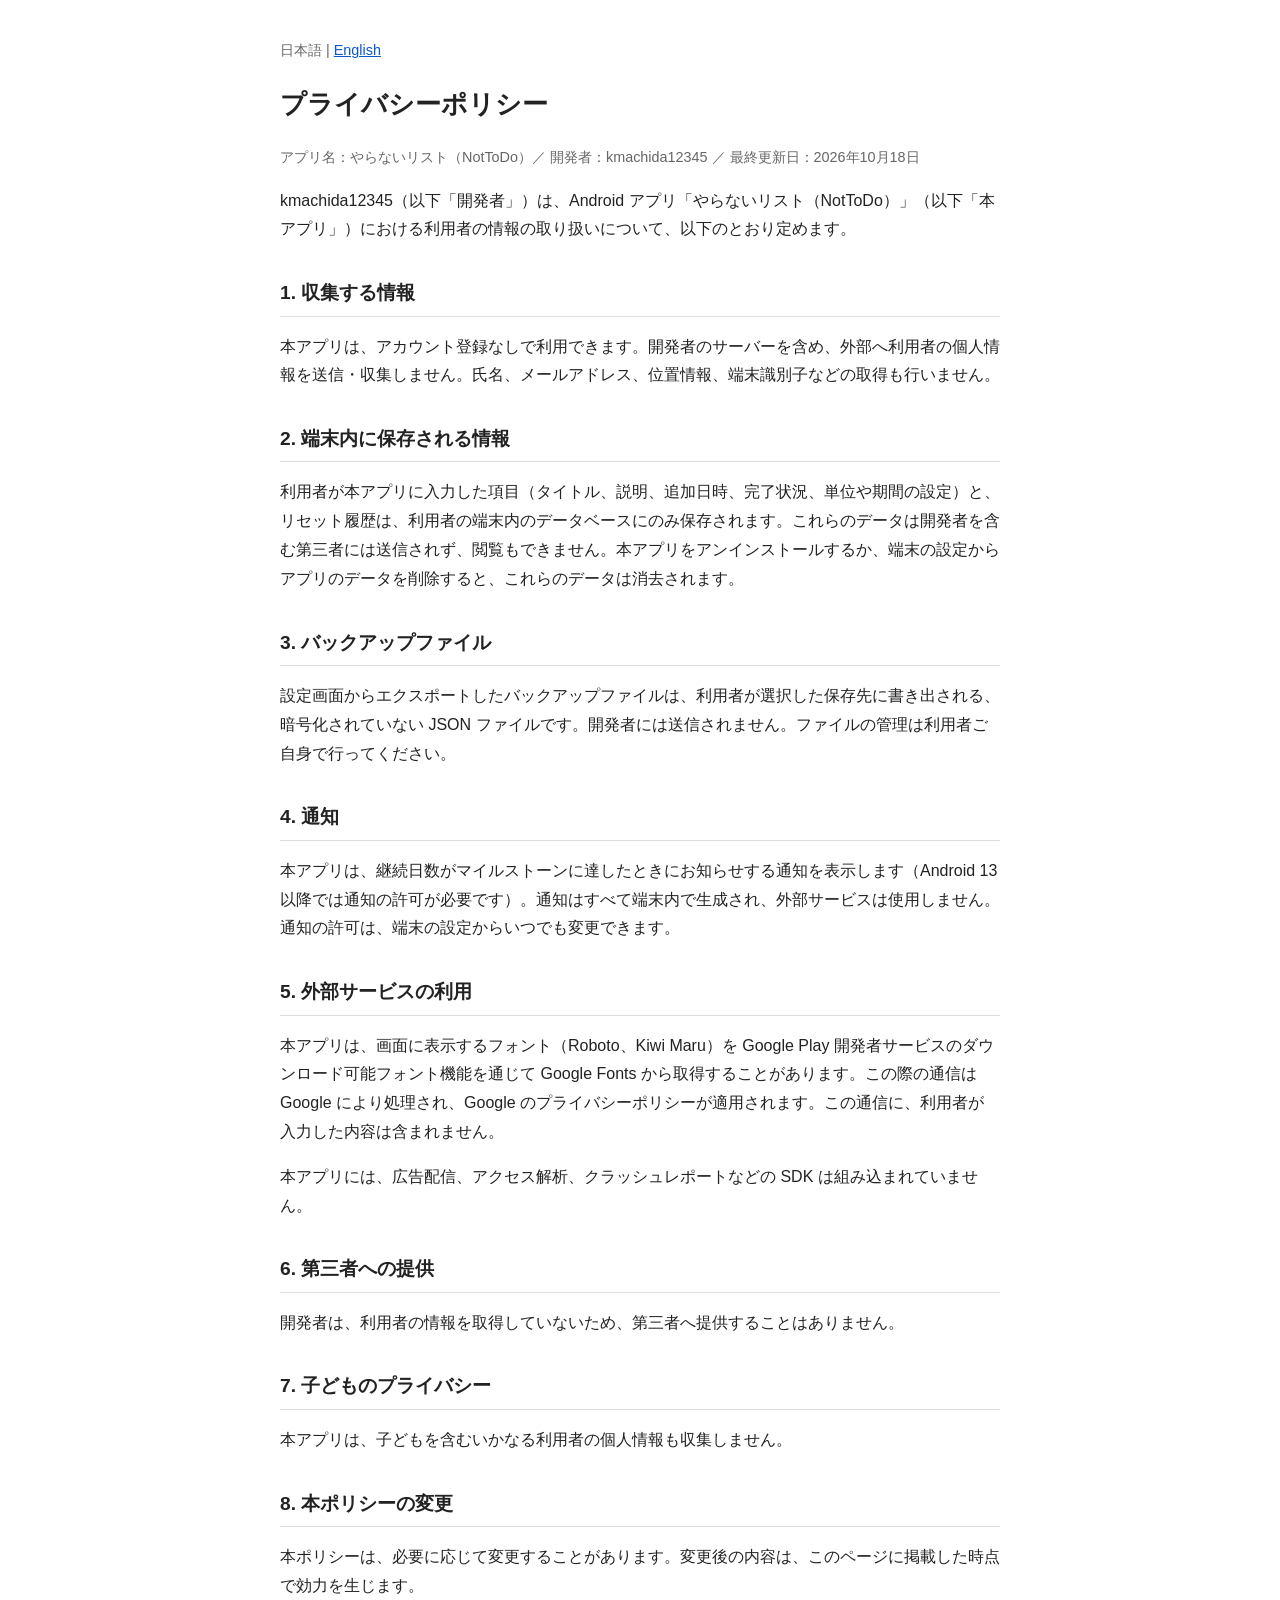
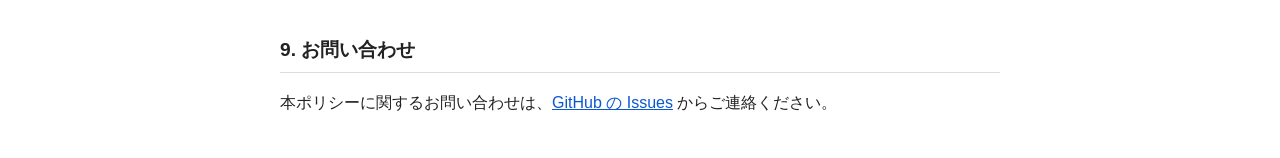
<file: index.html>
<!doctype html>
<html lang="ja">
<head>
<meta charset="utf-8">
<meta name="viewport" content="width=device-width,initial-scale=1">
<title>プライバシーポリシー - やらないリスト（NotToDo）</title>
<link rel="stylesheet" href="style.css">
</head>
<body>
<p class="lang">日本語 | <a href="en/">English</a></p>
<h1>プライバシーポリシー</h1>
<p class="meta">アプリ名：やらないリスト（NotToDo）／ 開発者：kmachida12345 ／ 最終更新日：2026年10月18日</p>

<p>kmachida12345（以下「開発者」）は、Android アプリ「やらないリスト（NotToDo）」（以下「本アプリ」）における利用者の情報の取り扱いについて、以下のとおり定めます。</p>

<h2>1. 収集する情報</h2>
<p>本アプリは、アカウント登録なしで利用できます。開発者のサーバーを含め、外部へ利用者の個人情報を送信・収集しません。氏名、メールアドレス、位置情報、端末識別子などの取得も行いません。</p>

<h2>2. 端末内に保存される情報</h2>
<p>利用者が本アプリに入力した項目（タイトル、説明、追加日時、完了状況、単位や期間の設定）と、リセット履歴は、利用者の端末内のデータベースにのみ保存されます。これらのデータは開発者を含む第三者には送信されず、閲覧もできません。本アプリをアンインストールするか、端末の設定からアプリのデータを削除すると、これらのデータは消去されます。</p>

<h2>3. バックアップファイル</h2>
<p>設定画面からエクスポートしたバックアップファイルは、利用者が選択した保存先に書き出される、暗号化されていない JSON ファイルです。開発者には送信されません。ファイルの管理は利用者ご自身で行ってください。</p>

<h2>4. 通知</h2>
<p>本アプリは、継続日数がマイルストーンに達したときにお知らせする通知を表示します（Android 13 以降では通知の許可が必要です）。通知はすべて端末内で生成され、外部サービスは使用しません。通知の許可は、端末の設定からいつでも変更できます。</p>

<h2>5. 外部サービスの利用</h2>
<p>本アプリは、画面に表示するフォント（Roboto、Kiwi Maru）を Google Play 開発者サービスのダウンロード可能フォント機能を通じて Google Fonts から取得することがあります。この際の通信は Google により処理され、Google のプライバシーポリシーが適用されます。この通信に、利用者が入力した内容は含まれません。</p>
<p>本アプリには、広告配信、アクセス解析、クラッシュレポートなどの SDK は組み込まれていません。</p>

<h2>6. 第三者への提供</h2>
<p>開発者は、利用者の情報を取得していないため、第三者へ提供することはありません。</p>

<h2>7. 子どものプライバシー</h2>
<p>本アプリは、子どもを含むいかなる利用者の個人情報も収集しません。</p>

<h2>8. 本ポリシーの変更</h2>
<p>本ポリシーは、必要に応じて変更することがあります。変更後の内容は、このページに掲載した時点で効力を生じます。</p>

<h2>9. お問い合わせ</h2>
<p>本ポリシーに関するお問い合わせは、<a href="https://github.com/kmachida12345/nottodo-privacy-policy/issues">GitHub の Issues</a> からご連絡ください。</p>
</body>
</html>
</file>
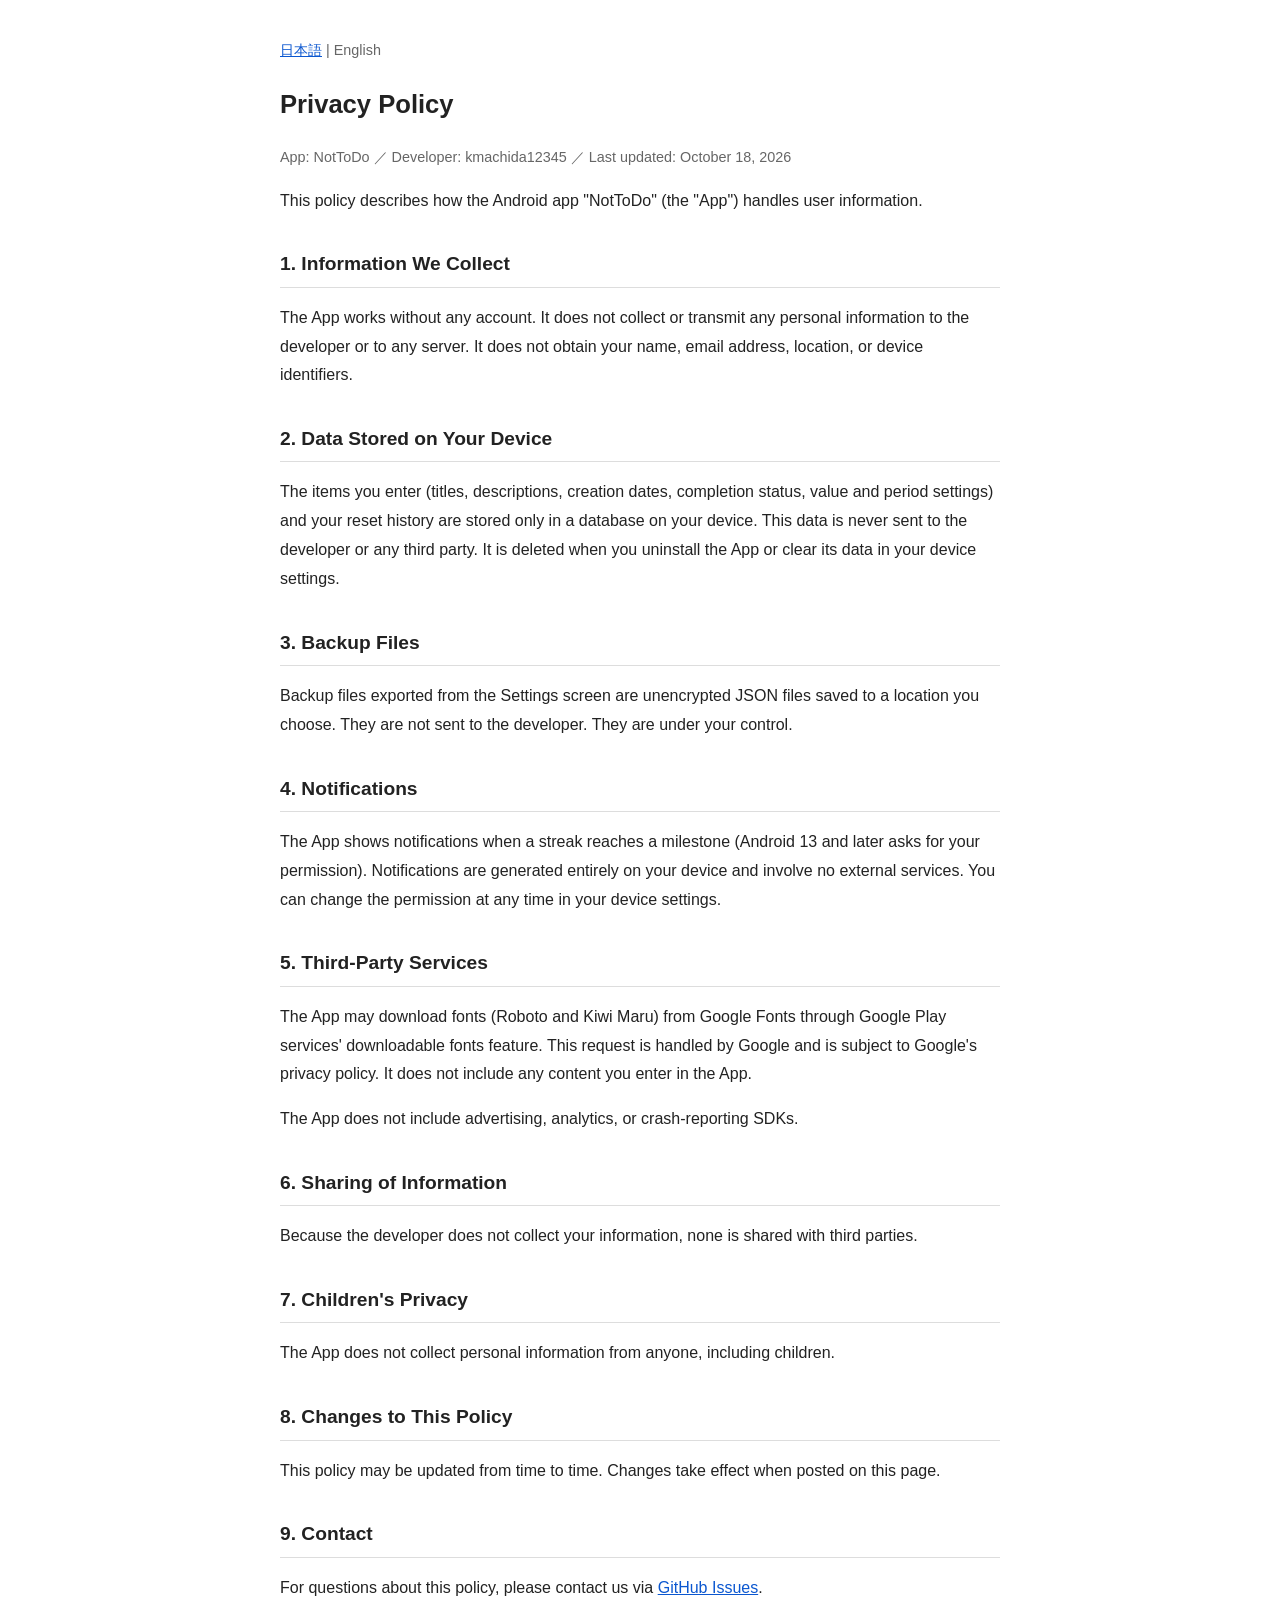
<file: en/index.html>
<!doctype html>
<html lang="en">
<head>
<meta charset="utf-8">
<meta name="viewport" content="width=device-width,initial-scale=1">
<title>Privacy Policy - NotToDo</title>
<link rel="stylesheet" href="../style.css">
</head>
<body>
<p class="lang"><a href="../">日本語</a> | English</p>
<h1>Privacy Policy</h1>
<p class="meta">App: NotToDo ／ Developer: kmachida12345 ／ Last updated: October 18, 2026</p>

<p>This policy describes how the Android app "NotToDo" (the "App") handles user information.</p>

<h2>1. Information We Collect</h2>
<p>The App works without any account. It does not collect or transmit any personal information to the developer or to any server. It does not obtain your name, email address, location, or device identifiers.</p>

<h2>2. Data Stored on Your Device</h2>
<p>The items you enter (titles, descriptions, creation dates, completion status, value and period settings) and your reset history are stored only in a database on your device. This data is never sent to the developer or any third party. It is deleted when you uninstall the App or clear its data in your device settings.</p>

<h2>3. Backup Files</h2>
<p>Backup files exported from the Settings screen are unencrypted JSON files saved to a location you choose. They are not sent to the developer. They are under your control.</p>

<h2>4. Notifications</h2>
<p>The App shows notifications when a streak reaches a milestone (Android 13 and later asks for your permission). Notifications are generated entirely on your device and involve no external services. You can change the permission at any time in your device settings.</p>

<h2>5. Third-Party Services</h2>
<p>The App may download fonts (Roboto and Kiwi Maru) from Google Fonts through Google Play services' downloadable fonts feature. This request is handled by Google and is subject to Google's privacy policy. It does not include any content you enter in the App.</p>
<p>The App does not include advertising, analytics, or crash-reporting SDKs.</p>

<h2>6. Sharing of Information</h2>
<p>Because the developer does not collect your information, none is shared with third parties.</p>

<h2>7. Children's Privacy</h2>
<p>The App does not collect personal information from anyone, including children.</p>

<h2>8. Changes to This Policy</h2>
<p>This policy may be updated from time to time. Changes take effect when posted on this page.</p>

<h2>9. Contact</h2>
<p>For questions about this policy, please contact us via <a href="https://github.com/kmachida12345/nottodo-privacy-policy/issues">GitHub Issues</a>.</p>
</body>
</html>
</file>
<file: style.css>
body{font-family:-apple-system,BlinkMacSystemFont,"Hiragino Sans","Noto Sans JP",sans-serif;line-height:1.8;max-width:720px;margin:0 auto;padding:24px 16px;color:#222;background:#fff}
h1{font-size:1.6rem}h2{font-size:1.2rem;margin-top:2rem;border-bottom:1px solid #ddd;padding-bottom:.3rem}
a{color:#0b57d0}.meta,.lang{color:#666;font-size:.9rem}
@media(prefers-color-scheme:dark){body{background:#121212;color:#e6e6e6}h2{border-color:#333}a{color:#8ab4f8}.meta,.lang{color:#aaa}}
</file>
